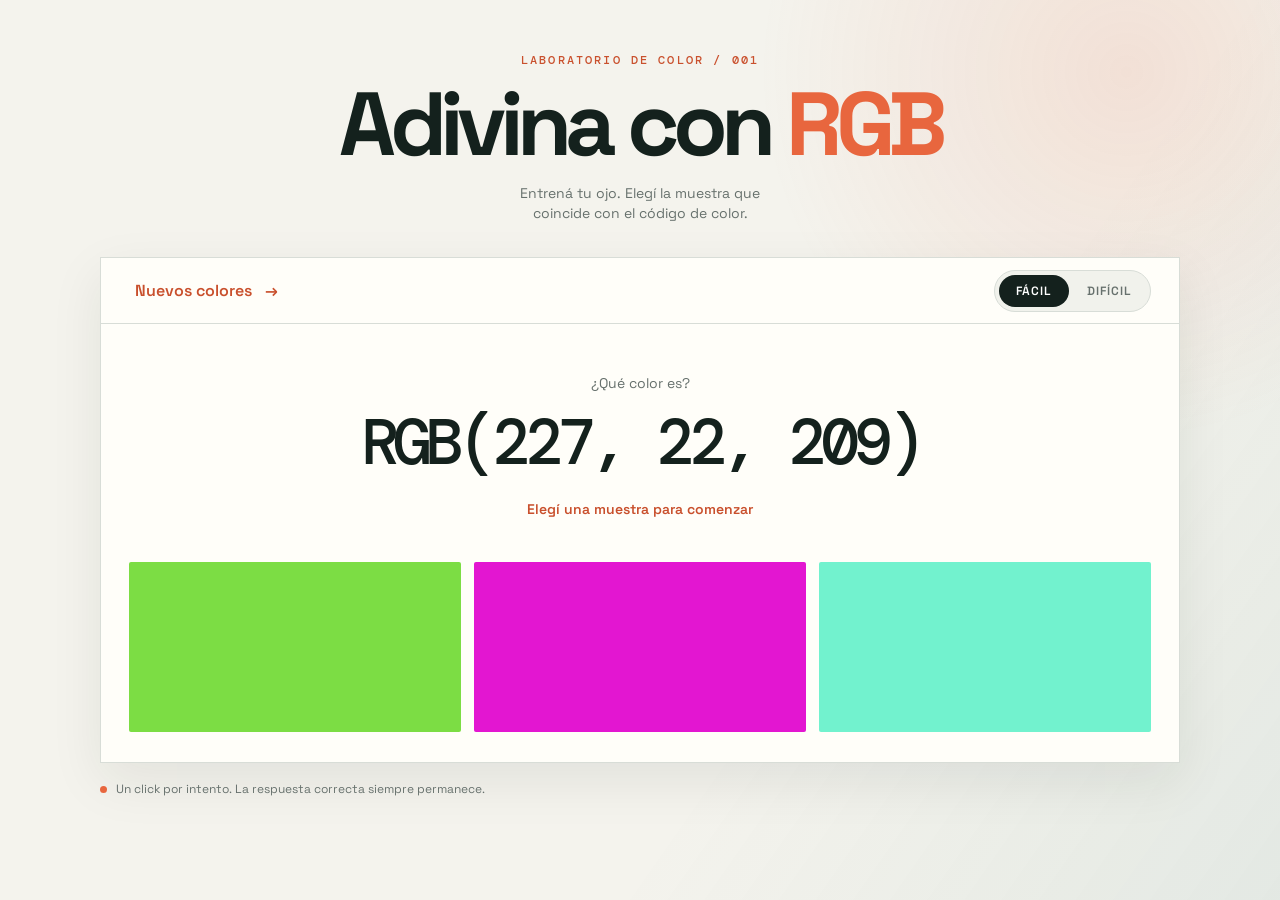
<file: projects/color-game/index.html>
<!DOCTYPE html>
<html lang="es">
<head>
	<meta charset="UTF-8">
	<meta name="viewport" content="width=device-width, initial-scale=1.0">
	<meta name="description" content="Juego para adivinar colores RGB en dos niveles de dificultad.">
	<title>Juego de colores RGB</title>
	<link rel="preconnect" href="https://fonts.googleapis.com">
	<link rel="preconnect" href="https://fonts.gstatic.com" crossorigin>
	<link href="https://fonts.googleapis.com/css2?family=DM+Mono:wght@400;500&family=Space+Grotesk:wght@400;500;600;700&display=swap" rel="stylesheet">
	<link rel="stylesheet" href="style.css">
</head>
<body>
	<main class="game-shell">
		<header class="hero">
			<p class="eyebrow">LABORATORIO DE COLOR <span aria-hidden="true">/</span> 001</p>
			<h1>Adivina con <span>RGB</span></h1>
			<p class="intro">Entrená tu ojo. Elegí la muestra que coincide con el código de color.</p>
		</header>

		<section class="game-panel" aria-label="Juego de adivinar colores">
			<div class="game-toolbar">
				<button class="new-colors" id="new-colors" type="button">Nuevos colores <span aria-hidden="true">&#8594;</span></button>
				<div class="difficulty" role="group" aria-label="Nivel de dificultad">
					<button class="mode-button is-active" data-mode="easy" type="button" aria-pressed="true">Fácil</button>
					<button class="mode-button" data-mode="hard" type="button" aria-pressed="false">Difícil</button>
				</div>
			</div>

			<div class="target-area">
				<p class="target-label">¿Qué color es?</p>
				<p class="rgb-code" id="rgb-code" aria-live="polite">RGB(0, 0, 0)</p>
				<p class="status" id="status" aria-live="polite">Elegí una muestra para comenzar</p>
			</div>

			<div class="swatches" id="swatches" aria-label="Opciones de color"></div>
		</section>

		<footer class="footer-note">
			<span class="footer-dot" aria-hidden="true"></span>
			<span>Un click por intento. La respuesta correcta siempre permanece.</span>
		</footer>
	</main>
	<script src="js.js"></script>
</body>
</html>
</file>
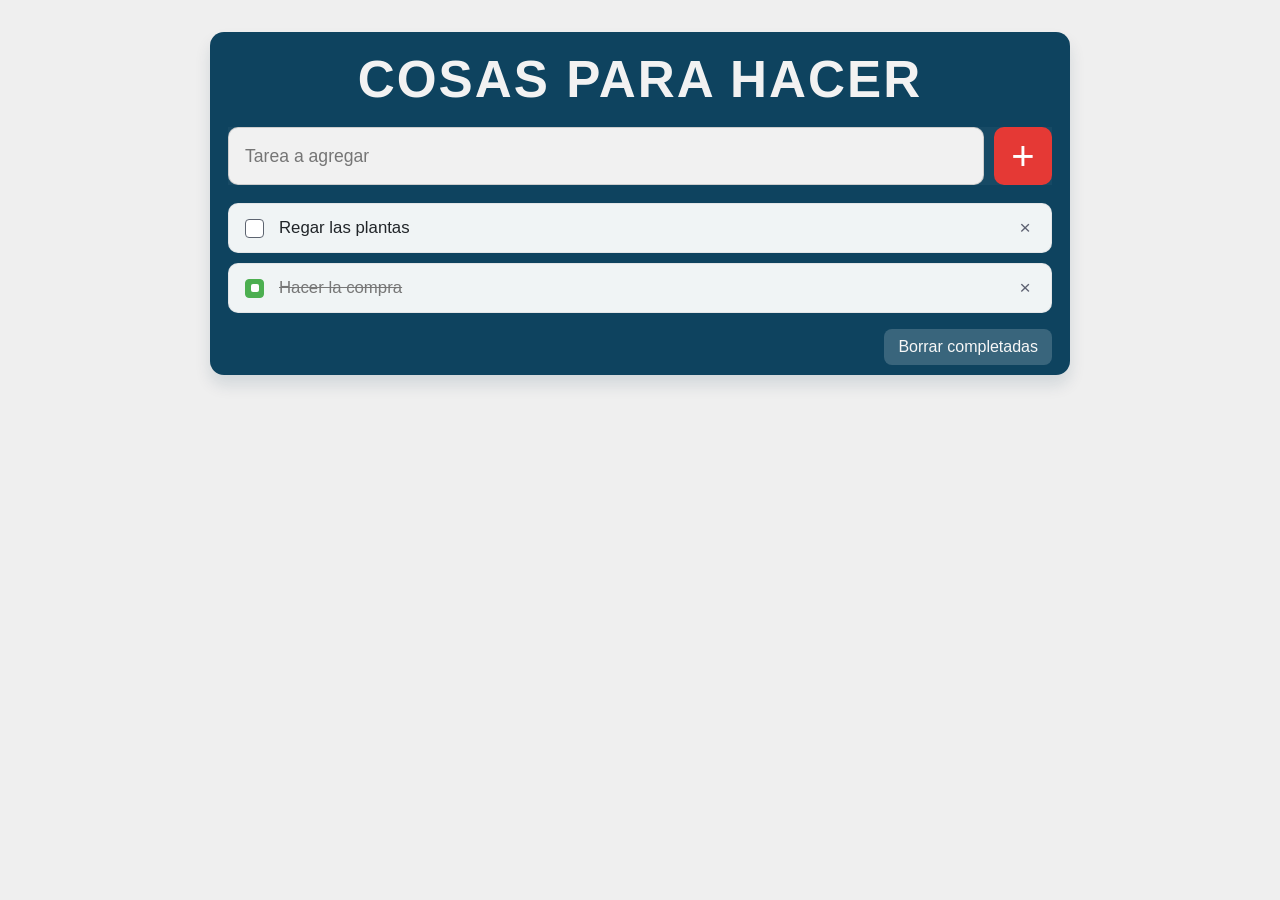
<file: projects/to-do-list/index.html>
<!DOCTYPE html>
<html lang="es">
  <head>
    <meta charset="UTF-8" />
    <meta name="viewport" content="width=device-width, initial-scale=1.0" />
    <title>Cosas para hacer</title>
    <link rel="stylesheet" href="styles.css" />
  </head>
  <body>
    <main class="app">
      <section class="todo-panel">
        <h1>Cosas para hacer</h1>

        <form id="todo-form" class="todo-form" autocomplete="off">
          <input
            id="todo-input"
            type="text"
            maxlength="80"
            placeholder="Tarea a agregar"
            aria-label="Nueva tarea"
          />
          <button type="submit" class="add-btn" aria-label="Agregar tarea">+</button>
        </form>

        <ul id="todo-list" class="todo-list" aria-live="polite"></ul>

        <div class="actions">
          <button id="clear-completed" type="button" class="secondary-btn">
            Borrar completadas
          </button>
        </div>
      </section>
    </main>

    <script src="script.js"></script>
  </body>
</html>
</file>
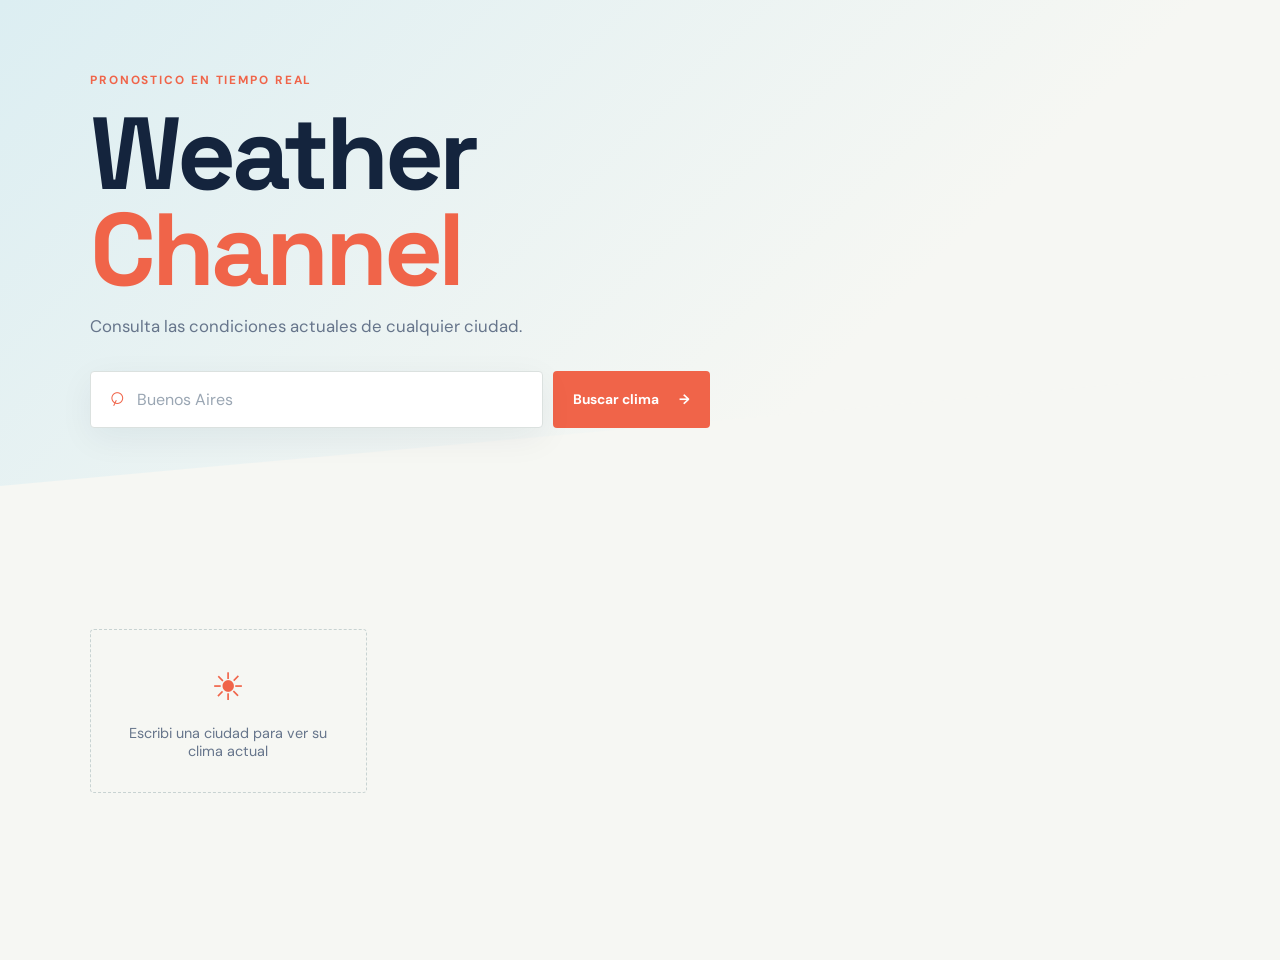
<file: projects/weather-channel/index.html>
<!DOCTYPE html>
<html lang="es">
<head>
  <meta charset="UTF-8">
  <meta name="viewport" content="width=device-width, initial-scale=1.0">
  <title>Weather Channel</title>
  <link rel="preconnect" href="https://fonts.googleapis.com">
  <link rel="preconnect" href="https://fonts.gstatic.com" crossorigin>
  <link href="https://fonts.googleapis.com/css2?family=DM+Sans:wght@400;500;700&family=Space+Grotesk:wght@500;600;700&display=swap" rel="stylesheet">
  <link rel="stylesheet" href="style.css">
</head>
<body>
  <main class="app-shell">
    <section class="intro-panel" aria-labelledby="page-title">
      <p class="eyebrow">Pronostico en tiempo real</p>
      <h1 id="page-title">Weather <span>Channel</span></h1>
      <p class="intro-copy">Consulta las condiciones actuales de cualquier ciudad.</p>

      <form class="search-form" id="search-form">
        <label class="sr-only" for="city-input">Nombre de la ciudad</label>
        <div class="search-field">
          <span class="search-icon" aria-hidden="true">⌕</span>
          <input id="city-input" name="city" type="text" placeholder="Buenos Aires" autocomplete="off" required>
          <div class="autocomplete-list" id="autocomplete-list" role="listbox" aria-label="Ciudades sugeridas"></div>
        </div>
        <button type="submit" id="search-button">
          <span>Buscar clima</span>
          <span aria-hidden="true">&rarr;</span>
        </button>
      </form>
      <p class="status-message" id="status-message" role="status" aria-live="polite"></p>
    </section>

    <section class="weather-area" aria-label="Resultado del clima">
      <div class="empty-state" id="empty-state">
        <span class="empty-icon" aria-hidden="true">&#9728;</span>
        <p>Escribi una ciudad para ver su clima actual</p>
      </div>

      <div class="weather-cards" id="weather-cards" aria-live="polite"></div>
    </section>
  </main>
  <script src="script.js"></script>
</body>
</html>
</file>
<file: projects/color-game/style.css>
:root {
	--ink: #14211d;
	--muted: #67716d;
	--paper: #f4f3ed;
	--panel: #fffef9;
	--line: #d8ddd7;
	--accent: #e8663e;
	--accent-dark: #c9502d;
}

* { box-sizing: border-box; }

body {
	margin: 0;
	min-width: 320px;
	color: var(--ink);
	background: var(--paper);
	font-family: "Space Grotesk", sans-serif;
}

body::before {
	position: fixed;
	inset: 0;
	z-index: -1;
	background: radial-gradient(circle at 88% 8%, rgba(232, 102, 62, .13), transparent 23rem), linear-gradient(125deg, transparent 65%, rgba(19, 107, 104, .07));
	content: "";
}

.game-shell { width: min(1080px, calc(100% - 48px)); margin: 0 auto; padding: 52px 0 28px; }
.hero { margin-bottom: 34px; text-align: center; }
.eyebrow { margin: 0 0 16px; color: var(--accent-dark); font: 500 12px "DM Mono", monospace; letter-spacing: .18em; }
h1 { max-width: 620px; margin: 0 auto; font-size: clamp(3rem, 7vw, 6.7rem); line-height: .9; letter-spacing: -.075em; }
h1 span { color: var(--accent); }
.intro { max-width: 300px; margin: 18px auto 0; color: var(--muted); font-size: 14px; line-height: 1.45; }
.game-panel { overflow: hidden; border: 1px solid var(--line); background: var(--panel); box-shadow: 0 18px 50px rgba(20, 33, 29, .08); }
.game-toolbar { display: flex; align-items: center; justify-content: space-between; min-height: 66px; padding: 0 28px; border-bottom: 1px solid var(--line); }
button { font: inherit; cursor: pointer; }
.new-colors { border: 0; color: var(--accent-dark); background: transparent; font-weight: 600; }
.new-colors span { display: inline-block; margin-left: 9px; transition: transform .2s; }
.new-colors:hover span { transform: translateX(4px); }
.difficulty { display: flex; gap: 4px; padding: 4px; border: 1px solid var(--line); border-radius: 999px; background: #f1f2ec; }
.mode-button { min-width: 70px; padding: 8px 14px; border: 0; border-radius: 999px; color: var(--muted); background: transparent; font-size: 12px; font-weight: 600; text-transform: uppercase; letter-spacing: .08em; }
.mode-button.is-active { color: #fff; background: var(--ink); }
.target-area { padding: 50px 28px 42px; text-align: center; }
.target-label { margin: 0 0 9px; color: var(--muted); font-size: 14px; }
.rgb-code { margin: 0; color: var(--ink); font: 500 clamp(2rem, 5vw, 4rem) "DM Mono", monospace; letter-spacing: -.08em; }
.status { min-height: 20px; margin: 16px 0 0; color: var(--accent-dark); font-size: 14px; font-weight: 600; }
.swatches { display: grid; grid-template-columns: repeat(3, 1fr); gap: 13px; padding: 0 28px 30px; }
.swatch { position: relative; min-height: 170px; border: 0; border-radius: 2px; transition: opacity .35s, transform .2s; }
.swatch:hover { transform: translateY(-4px); }
.swatch:focus-visible { outline: 3px solid var(--accent); outline-offset: 3px; }
.swatch.is-wrong { opacity: 0; pointer-events: none; transform: scale(.82); }
.swatch.is-correct::after { position: absolute; inset: auto 14px 12px; padding: 8px; color: #fff; background: rgba(20, 33, 29, .82); content: "CORRECTO"; font: 500 10px "DM Mono", monospace; letter-spacing: .12em; }
.footer-note { display: flex; align-items: center; gap: 9px; margin-top: 18px; color: var(--muted); font-size: 12px; }
.footer-dot { width: 7px; height: 7px; border-radius: 50%; background: var(--accent); }

@media (max-width: 650px) {
	.game-shell { width: min(100% - 28px, 540px); padding-top: 30px; }
	.hero { display: block; margin-bottom: 26px; }
	.intro { max-width: 300px; margin-top: 18px; }
	.game-toolbar { padding: 0 16px; }
	.new-colors { font-size: 13px; }
	.mode-button { min-width: 57px; padding-inline: 10px; }
	.target-area { padding: 38px 16px 30px; }
	.swatches { gap: 8px; padding: 0 16px 18px; }
	.swatch { min-height: 110px; }
	.swatch.is-correct::after { inset: auto 6px 6px; padding: 5px 2px; font-size: 8px; }
}
</file>
<file: projects/to-do-list/styles.css>
:root {
  --bg: #efefef;
  --panel: #0e435f;
  --panel-dark: #0b3049;
  --text: #212529;
  --muted: #6f6f73;
  --input-bg: #f1f1f1;
  --border: rgba(0, 0, 0, 0.15);
  --danger: #e53935;
  --danger-hover: #d32f2f;
  --accent: #f2f2f2;
  --success: #4caf50;
}

* {
  box-sizing: border-box;
}

body {
  margin: 0;
  min-height: 100vh;
  font-family: "Segoe UI", Tahoma, Geneva, Verdana, sans-serif;
  background: var(--bg);
  color: var(--text);
}

button,
input {
  font: inherit;
}

.app {
  max-width: 1100px;
  margin: 0 auto;
  padding: 32px 20px 60px;
}

.todo-panel {
  width: min(100%, 860px);
  margin: 0 auto;
  background: var(--panel);
  border-radius: 14px;
  padding: 18px 18px 10px;
  box-shadow: 0 10px 16px rgba(11, 48, 73, 0.12);
}

h1 {
  margin: 0 0 18px;
  color: #f2f2f2;
  text-align: center;
  font-size: clamp(2.2rem, 4vw, 4.2rem);
  letter-spacing: 0.04em;
  font-weight: 900;
  text-transform: uppercase;
}

.todo-form {
  display: flex;
  align-items: center;
  gap: 10px;
  background: rgba(255, 255, 255, 0.04);
  padding: 0;
}

#todo-input {
  flex: 1;
  min-width: 0;
  height: 58px;
  border: 1px solid var(--border);
  border-radius: 10px;
  background: var(--input-bg);
  padding: 0 16px;
  font-size: 1.1rem;
  color: var(--text);
}

#todo-input:focus {
  outline: 2px solid rgba(255, 255, 255, 0.35);
  outline-offset: 2px;
}

.add-btn {
  width: 58px;
  height: 58px;
  border: none;
  border-radius: 10px;
  background: var(--danger);
  color: white;
  font-size: 2.5rem;
  line-height: 1;
  cursor: pointer;
  transition: transform 0.15s ease, background 0.15s ease;
}

.add-btn:hover {
  background: var(--danger-hover);
}

.add-btn:active {
  transform: translateY(1px) scale(0.98);
}

.todo-list {
  list-style: none;
  margin: 18px 0 0;
  padding: 0;
  display: grid;
  gap: 10px;
}

.todo-item {
  display: flex;
  align-items: center;
  gap: 12px;
  background: rgba(255, 255, 255, 0.94);
  border-radius: 10px;
  padding: 10px 12px;
  border: 1px solid rgba(0, 0, 0, 0.06);
}

.todo-checkbox {
  appearance: none;
  width: 19px;
  height: 19px;
  border: 1.5px solid #5d6470;
  border-radius: 4px;
  background: white;
  display: grid;
  place-items: center;
  cursor: pointer;
  flex-shrink: 0;
}

.todo-checkbox:checked {
  background: var(--success);
  border-color: var(--success);
}

.todo-checkbox:checked::after {
  content: "";
  width: 8px;
  height: 8px;
  border-radius: 2px;
  background: white;
}

.todo-text {
  flex: 1;
  font-size: 1.05rem;
  word-break: break-word;
  color: var(--text);
}

.todo-item.completed .todo-text {
  text-decoration: line-through;
  color: #777;
}

.todo-delete {
  border: none;
  background: transparent;
  color: #5c6070;
  font-size: 1.2rem;
  cursor: pointer;
  width: 28px;
  height: 28px;
  border-radius: 6px;
}

.todo-delete:hover {
  background: rgba(0, 0, 0, 0.06);
}

.actions {
  display: flex;
  justify-content: flex-end;
  margin-top: 16px;
}

.secondary-btn {
  border: none;
  border-radius: 8px;
  background: rgba(255, 255, 255, 0.18);
  color: #f7f7f7;
  padding: 9px 14px;
  cursor: pointer;
}

.secondary-btn:hover {
  background: rgba(255, 255, 255, 0.25);
}

.empty-state {
  background: rgba(255, 255, 255, 0.82);
  border: 1px dashed rgba(0, 0, 0, 0.15);
  color: var(--muted);
  border-radius: 10px;
  padding: 18px 14px;
  text-align: center;
}

@media (max-width: 560px) {
  .app {
    padding-inline: 14px;
  }

  .todo-panel {
    padding: 14px 12px 10px;
  }

  .todo-form {
    gap: 8px;
  }

  #todo-input,
  .add-btn {
    height: 52px;
  }
}
</file>
<file: projects/weather-channel/style.css>
:root {
  --ink: #14243d;
  --muted: #66758b;
  --paper: #f6f7f3;
  --line: #dbe1df;
  --accent: #f06449;
  --accent-dark: #d95139;
  --sky: #dceef2;
  --white: #ffffff;
}

* {
  box-sizing: border-box;
}

body {
  min-height: 100vh;
  margin: 0;
  color: var(--ink);
  background: var(--paper);
  font-family: "DM Sans", sans-serif;
}

body::before {
  position: fixed;
  inset: 0 0 auto;
  z-index: -1;
  height: 54vh;
  content: "";
  background: linear-gradient(135deg, #dceef2 0%, #f6f7f3 68%);
  clip-path: polygon(0 0, 100% 0, 100% 76%, 0 100%);
}

.app-shell {
  width: min(100% - 48px, 1100px);
  min-height: 100vh;
  margin: 0 auto;
  padding: 72px 0 56px;
}

.intro-panel {
  max-width: 680px;
}

.eyebrow {
  margin: 0 0 18px;
  color: var(--accent);
  font-size: 0.74rem;
  font-weight: 700;
  letter-spacing: 0.16em;
  text-transform: uppercase;
}

h1,
h2,
p {
  margin-top: 0;
}

h1 {
  margin-bottom: 16px;
  font-family: "Space Grotesk", sans-serif;
  font-size: clamp(3.1rem, 8vw, 6.6rem);
  line-height: 0.94;
  letter-spacing: -0.04em;
}

h1 span {
  display: block;
  color: var(--accent);
}

.intro-copy {
  margin-bottom: 34px;
  color: var(--muted);
  font-size: 1.05rem;
}

.search-form {
  display: flex;
  align-items: stretch;
  gap: 10px;
  max-width: 620px;
}

.search-field {
  position: relative;
  display: flex;
  flex: 1;
  align-items: center;
  min-width: 0;
  background: var(--white);
  border: 1px solid var(--line);
  border-radius: 4px;
  box-shadow: 0 10px 35px rgba(20, 36, 61, 0.06);
}

.autocomplete-list {
  position: absolute;
  top: calc(100% + 8px);
  right: 0;
  left: 0;
  z-index: 5;
  display: none;
  overflow: hidden;
  background: var(--white);
  border: 1px solid var(--line);
  border-radius: 4px;
  box-shadow: 0 14px 30px rgba(20, 36, 61, 0.12);
}

.autocomplete-list.is-visible {
  display: block;
}

.autocomplete-list button {
  display: flex;
  align-items: center;
  justify-content: space-between;
  width: 100%;
  padding: 12px 16px;
  color: var(--ink);
  font-size: 0.85rem;
  font-weight: 400;
  text-align: left;
  background: var(--white);
  border: 0;
  border-radius: 0;
  transition: background 150ms ease;
}

.autocomplete-list button:hover,
.autocomplete-list button:focus-visible {
  color: var(--ink);
  background: var(--sky);
  transform: none;
}

.autocomplete-list button span {
  color: var(--muted);
  font-size: 0.75rem;
}

.search-icon {
  padding-left: 18px;
  color: var(--accent);
  font-size: 1.6rem;
  line-height: 1;
  transform: rotate(-20deg);
}

input {
  width: 100%;
  padding: 17px 16px 17px 12px;
  color: var(--ink);
  font: inherit;
  background: transparent;
  border: 0;
  outline: 0;
}

input::placeholder {
  color: #9aa6b3;
}

.search-field:focus-within {
  border-color: var(--accent);
  box-shadow: 0 0 0 3px rgba(240, 100, 73, 0.14);
}

button {
  display: flex;
  align-items: center;
  gap: 20px;
  padding: 0 20px;
  color: var(--white);
  font: 700 0.86rem "DM Sans", sans-serif;
  white-space: nowrap;
  cursor: pointer;
  background: var(--accent);
  border: 0;
  border-radius: 4px;
  transition: background 180ms ease, transform 180ms ease;
}

button:hover {
  background: var(--accent-dark);
  transform: translateY(-2px);
}

button:disabled {
  cursor: wait;
  opacity: 0.7;
  transform: none;
}

.status-message {
  min-height: 24px;
  margin: 12px 0 0;
  color: var(--accent-dark);
  font-size: 0.85rem;
}

.weather-area {
  display: flex;
  justify-content: flex-end;
  min-height: 440px;
  padding-top: 54px;
}

.weather-cards {
  display: grid;
  grid-template-columns: repeat(2, minmax(280px, 440px));
  align-items: start;
  justify-content: end;
  gap: 28px;
  width: 100%;
}

.empty-state {
  align-self: center;
  padding: 32px;
  color: var(--muted);
  text-align: center;
  border: 1px dashed #c8d3d2;
  border-radius: 4px;
}

.empty-state p {
  margin: 12px 0 0;
  font-size: 0.9rem;
}

.empty-icon {
  display: block;
  color: var(--accent);
  font-size: 2.4rem;
}

.weather-card {
  position: relative;
  width: min(100%, 440px);
  align-self: flex-start;
  padding: 28px;
  color: var(--white);
  background: var(--ink);
  border-radius: 4px;
  box-shadow: 20px 20px 0 rgba(240, 100, 73, 0.18);
  animation: card-in 420ms ease both;
}

.remove-card {
  position: absolute;
  top: 14px;
  right: 14px;
  z-index: 1;
  display: grid;
  width: 28px;
  height: 28px;
  padding: 0;
  place-items: center;
  color: #b5c2d2;
  font-size: 1.4rem;
  font-weight: 400;
  line-height: 1;
  background: rgba(255, 255, 255, 0.1);
  border: 1px solid rgba(255, 255, 255, 0.14);
  border-radius: 50%;
}

.remove-card:hover,
.remove-card:focus-visible {
  color: var(--white);
  background: var(--accent);
  transform: none;
}

.card-topline {
  display: flex;
  justify-content: space-between;
  color: #9eafc4;
  font-size: 0.7rem;
  font-weight: 700;
  letter-spacing: 0.14em;
}

.location-pin {
  color: var(--accent);
  font-size: 0.8rem;
}

.location-row {
  display: flex;
  align-items: center;
  justify-content: space-between;
  gap: 16px;
  margin-top: 28px;
}

.country-label {
  margin-bottom: 4px;
  color: #9eafc4;
  font-size: 0.74rem;
  text-transform: uppercase;
}

h2 {
  margin-bottom: 0;
  font-family: "Space Grotesk", sans-serif;
  font-size: clamp(1.7rem, 5vw, 2.5rem);
  line-height: 1;
}

#weather-icon {
  width: 88px;
  height: 88px;
}

.temperature-row {
  display: flex;
  align-items: flex-start;
  margin-top: 8px;
}

.temperature-row strong {
  font-family: "Space Grotesk", sans-serif;
  font-size: 6rem;
  line-height: 0.95;
  letter-spacing: -0.08em;
}

.temperature-row span {
  margin: 13px 0 0 8px;
  color: var(--accent);
  font-size: 1.5rem;
  font-weight: 700;
}

.weather-description {
  margin: 10px 0 30px;
  color: #c2cedc;
  font-size: 1rem;
  text-transform: capitalize;
}

.details-grid {
  display: grid;
  grid-template-columns: repeat(3, 1fr);
  gap: 12px;
  padding-top: 20px;
  border-top: 1px solid rgba(255, 255, 255, 0.14);
}

.detail-item {
  display: flex;
  flex-direction: column;
  gap: 6px;
}

.detail-label {
  color: #9eafc4;
  font-size: 0.68rem;
  text-transform: uppercase;
}

.detail-item strong {
  font-size: 0.92rem;
}

.sr-only {
  position: absolute;
  width: 1px;
  height: 1px;
  padding: 0;
  overflow: hidden;
  clip: rect(0, 0, 0, 0);
  white-space: nowrap;
  border: 0;
}

@keyframes card-in {
  from {
    opacity: 0;
    transform: translateY(14px);
  }
  to {
    opacity: 1;
    transform: translateY(0);
  }
}

@media (max-width: 640px) {
  .app-shell {
    width: min(100% - 32px, 1100px);
    padding-top: 48px;
  }

  .search-form {
    flex-direction: column;
  }

  button {
    justify-content: space-between;
    min-height: 54px;
  }

  .weather-area {
    justify-content: stretch;
    min-height: auto;
    padding-top: 30px;
  }

  .weather-cards {
    grid-template-columns: 1fr;
  }

  .weather-card {
    box-shadow: 10px 10px 0 rgba(240, 100, 73, 0.18);
  }
}
</file>
